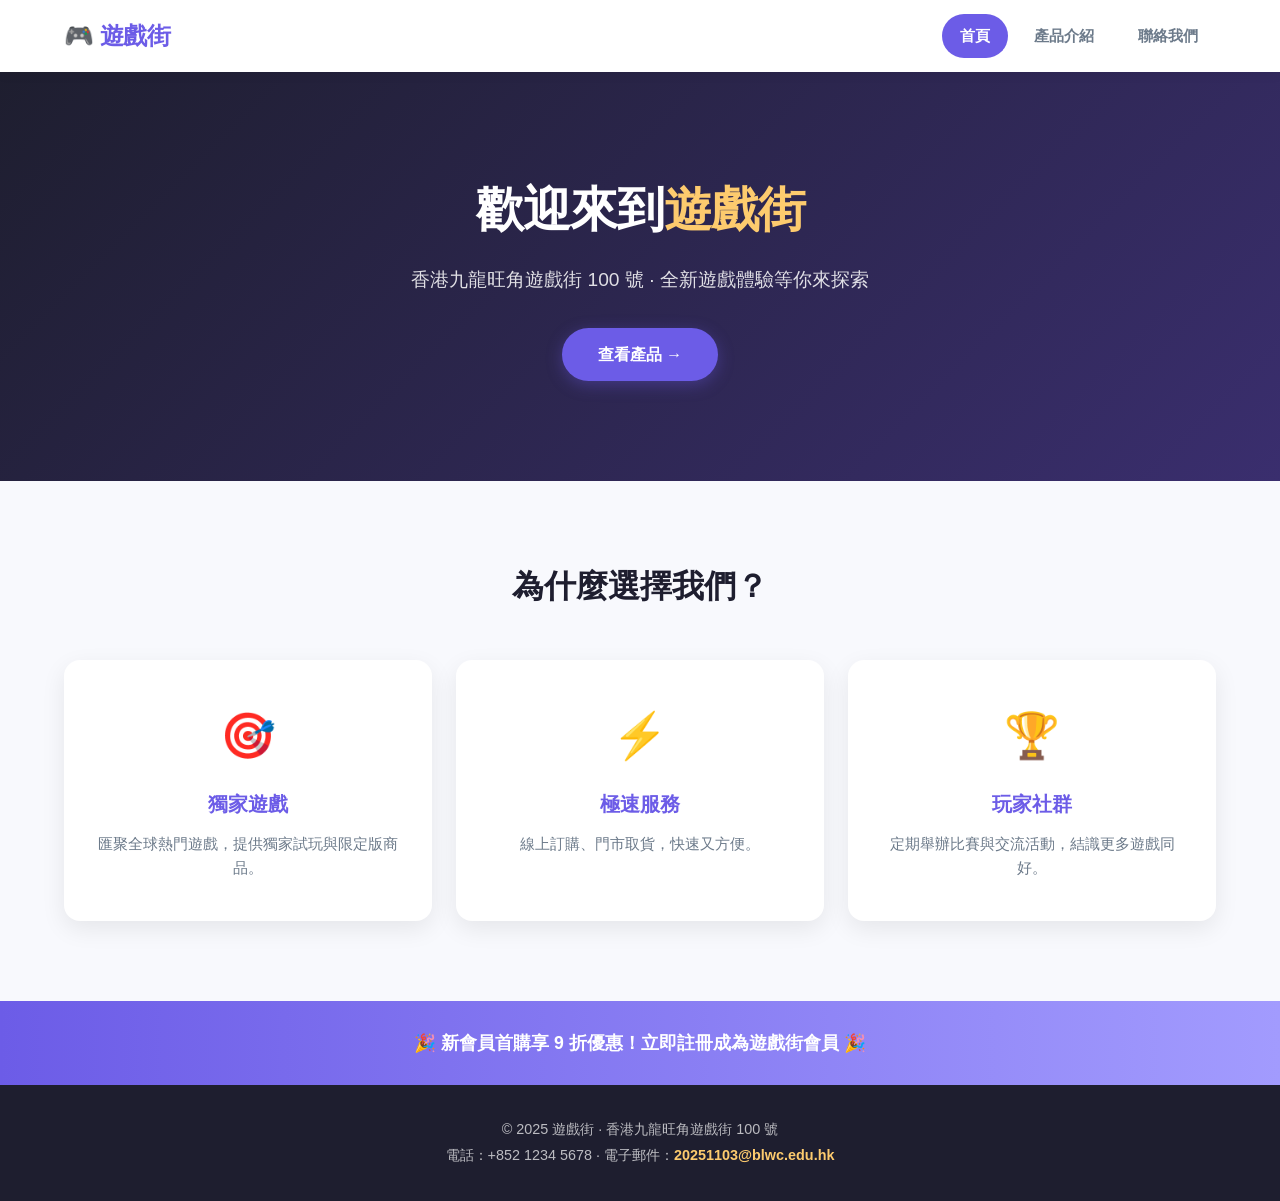
<file: index.html>
<!-- index.html -->
<!DOCTYPE html>
<html lang="zh-Hant">
<head>
  <meta charset="UTF-8">
  <meta name="viewport" content="width=device-width, initial-scale=1.0">
  <title>遊戲街 · 首頁</title>
  <link rel="stylesheet" href="style.css">
</head>
<body>
  <!-- 導覽列 -->
  <nav class="navbar">
    <div class="nav-container">
      <a href="index.html" class="nav-logo">🎮 遊戲街</a>
      <ul class="nav-menu">
        <li><a href="index.html" class="active">首頁</a></li>
        <li><a href="products.html">產品介紹</a></li>
        <li><a href="contact.html">聯絡我們</a></li>
      </ul>
    </div>
  </nav>

  <!-- 主要內容 -->
  <main>
    <!-- 英雄區塊 -->
    <section class="hero">
      <div class="hero-content">
        <h1>歡迎來到<span class="highlight">遊戲街</span></h1>
        <p>香港九龍旺角遊戲街 100 號 · 全新遊戲體驗等你來探索</p>
        <a href="products.html" class="btn-primary">查看產品 →</a>
      </div>
    </section>

    <!-- 特色區塊 -->
    <section class="features">
      <h2>為什麼選擇我們？</h2>
      <div class="features-grid">
        <div class="feature-card">
          <div class="feature-icon">🎯</div>
          <h3>獨家遊戲</h3>
          <p>匯聚全球熱門遊戲，提供獨家試玩與限定版商品。</p>
        </div>
        <div class="feature-card">
          <div class="feature-icon">⚡</div>
          <h3>極速服務</h3>
          <p>線上訂購、門市取貨，快速又方便。</p>
        </div>
        <div class="feature-card">
          <div class="feature-icon">🏆</div>
          <h3>玩家社群</h3>
          <p>定期舉辦比賽與交流活動，結識更多遊戲同好。</p>
        </div>
      </div>
    </section>

    <!-- 促銷橫幅 -->
    <section class="promo-banner">
      <p>🎉 新會員首購享 9 折優惠！立即註冊成為遊戲街會員 🎉</p>
    </section>
  </main>

  <!-- 頁尾 -->
  <footer>
    <div class="footer-container">
      <p>© 2025 遊戲街 · 香港九龍旺角遊戲街 100 號</p>
      <p>電話：+852 1234 5678 · 電子郵件：<a href="mailto:20251103@blwc.edu.hk">20251103@blwc.edu.hk</a></p>
    </div>
  </footer>

  <script src="script.js"></script>
</body>
</html>
</file>
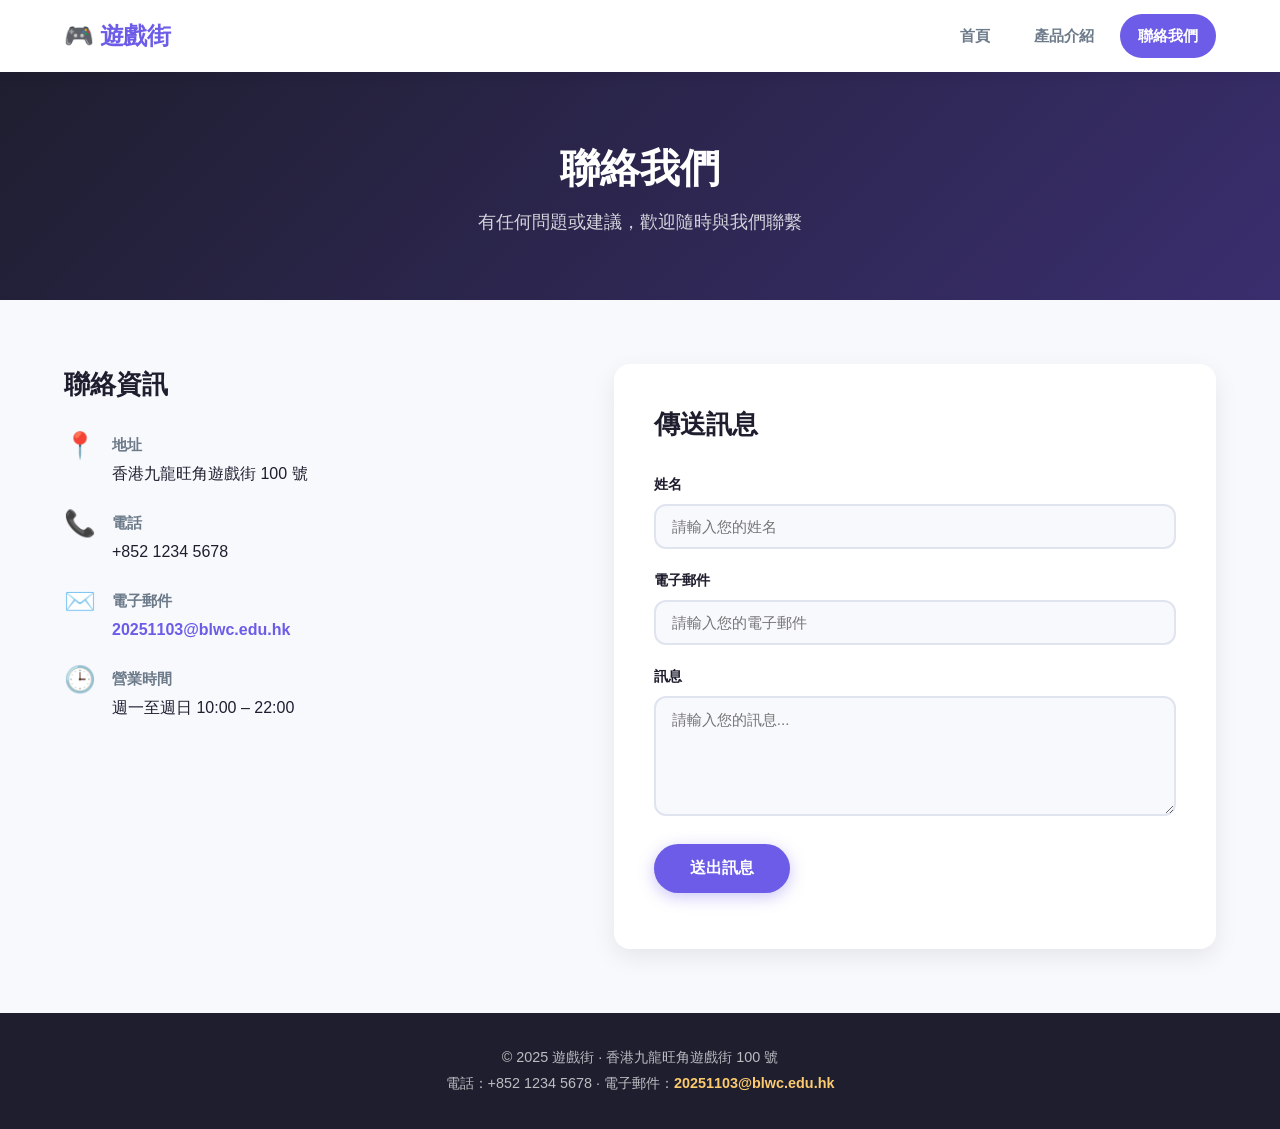
<file: contact.html>
<!-- contact.html -->
<!DOCTYPE html>
<html lang="zh-Hant">
<head>
  <meta charset="UTF-8">
  <meta name="viewport" content="width=device-width, initial-scale=1.0">
  <title>遊戲街 · 聯絡我們</title>
  <link rel="stylesheet" href="style.css">
</head>
<body>
  <!-- 導覽列 -->
  <nav class="navbar">
    <div class="nav-container">
      <a href="index.html" class="nav-logo">🎮 遊戲街</a>
      <ul class="nav-menu">
        <li><a href="index.html">首頁</a></li>
        <li><a href="products.html">產品介紹</a></li>
        <li><a href="contact.html" class="active">聯絡我們</a></li>
      </ul>
    </div>
  </nav>

  <!-- 主要內容 -->
  <main>
    <section class="page-header">
      <h1>聯絡我們</h1>
      <p>有任何問題或建議，歡迎隨時與我們聯繫</p>
    </section>

    <section class="contact-section">
      <div class="contact-grid">
        <!-- 聯絡資訊 -->
        <div class="contact-info">
          <h2>聯絡資訊</h2>
          <div class="info-item">
            <span class="info-icon">📍</span>
            <div>
              <h3>地址</h3>
              <p>香港九龍旺角遊戲街 100 號</p>
            </div>
          </div>
          <div class="info-item">
            <span class="info-icon">📞</span>
            <div>
              <h3>電話</h3>
              <p>+852 1234 5678</p>
            </div>
          </div>
          <div class="info-item">
            <span class="info-icon">✉️</span>
            <div>
              <h3>電子郵件</h3>
              <p><a href="mailto:20251103@blwc.edu.hk">20251103@blwc.edu.hk</a></p>
            </div>
          </div>
          <div class="info-item">
            <span class="info-icon">🕒</span>
            <div>
              <h3>營業時間</h3>
              <p>週一至週日 10:00 – 22:00</p>
            </div>
          </div>
        </div>

        <!-- 聯絡表單 -->
        <div class="contact-form-wrapper">
          <h2>傳送訊息</h2>
          <form id="contactForm">
            <div class="form-group">
              <label for="name">姓名</label>
              <input type="text" id="name" name="name" placeholder="請輸入您的姓名" required>
            </div>
            <div class="form-group">
              <label for="email">電子郵件</label>
              <input type="email" id="email" name="email" placeholder="請輸入您的電子郵件" required>
            </div>
            <div class="form-group">
              <label for="message">訊息</label>
              <textarea id="message" name="message" rows="5" placeholder="請輸入您的訊息..." required></textarea>
            </div>
            <button type="submit" class="btn-primary">送出訊息</button>
            <p id="formFeedback" class="form-feedback"></p>
          </form>
        </div>
      </div>
    </section>
  </main>

  <!-- 頁尾 -->
  <footer>
    <div class="footer-container">
      <p>© 2025 遊戲街 · 香港九龍旺角遊戲街 100 號</p>
      <p>電話：+852 1234 5678 · 電子郵件：<a href="mailto:20251103@blwc.edu.hk">20251103@blwc.edu.hk</a></p>
    </div>
  </footer>

  <script src="script.js"></script>
</body>
</html>
</file>
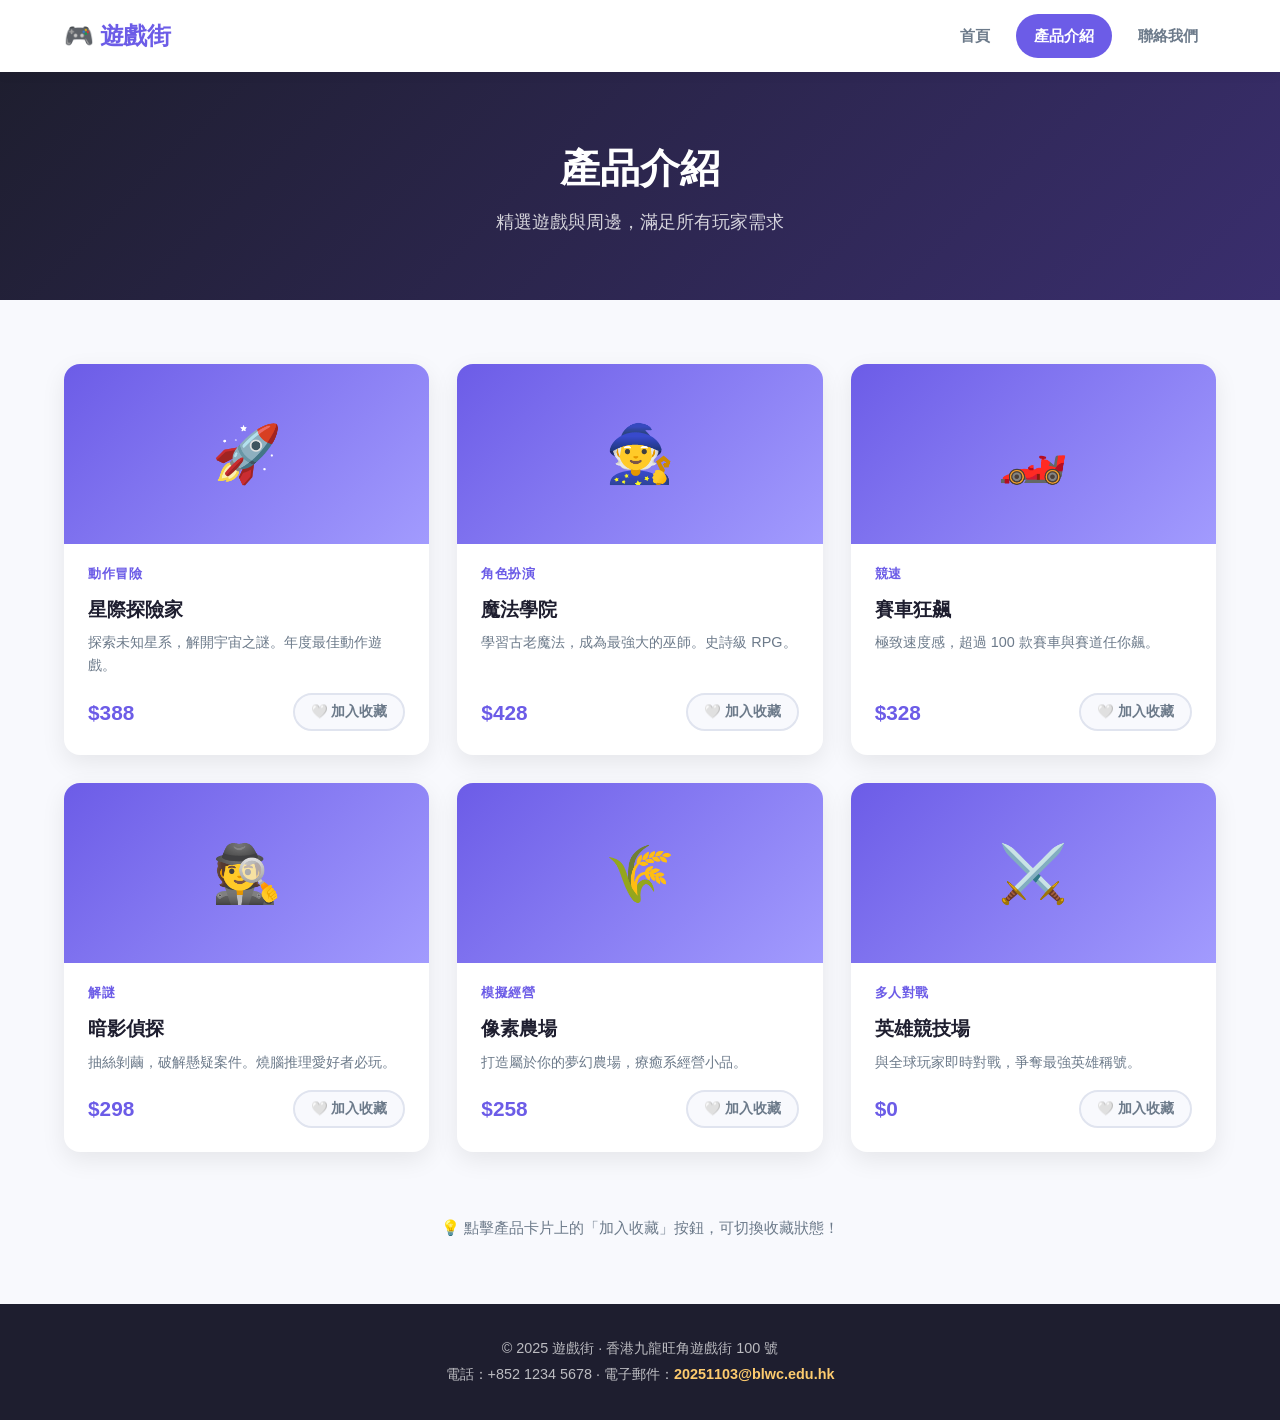
<file: deepseek_html_20261126_0451ce (3).html>
<!-- products.html -->
<!DOCTYPE html>
<html lang="zh-Hant">
<head>
  <meta charset="UTF-8">
  <meta name="viewport" content="width=device-width, initial-scale=1.0">
  <title>遊戲街 · 產品介紹</title>
  <link rel="stylesheet" href="style.css">
</head>
<body>
  <!-- 導覽列 -->
  <nav class="navbar">
    <div class="nav-container">
      <a href="index.html" class="nav-logo">🎮 遊戲街</a>
      <ul class="nav-menu">
        <li><a href="index.html">首頁</a></li>
        <li><a href="products.html" class="active">產品介紹</a></li>
        <li><a href="contact.html">聯絡我們</a></li>
      </ul>
    </div>
  </nav>

  <!-- 主要內容 -->
  <main>
    <section class="page-header">
      <h1>產品介紹</h1>
      <p>精選遊戲與周邊，滿足所有玩家需求</p>
    </section>

    <!-- 產品列表 -->
    <section class="products-section">
      <div class="product-grid" id="productGrid">
        <!-- 產品卡片由 JavaScript 動態生成，確保互動功能 -->
      </div>
    </section>

    <!-- 互動提示 -->
    <div class="interaction-hint">
      <p>💡 點擊產品卡片上的「加入收藏」按鈕，可切換收藏狀態！</p>
    </div>
  </main>

  <!-- 頁尾 -->
  <footer>
    <div class="footer-container">
      <p>© 2025 遊戲街 · 香港九龍旺角遊戲街 100 號</p>
      <p>電話：+852 1234 5678 · 電子郵件：<a href="mailto:20251103@blwc.edu.hk">20251103@blwc.edu.hk</a></p>
    </div>
  </footer>

  <script src="script.js"></script>
</body>
</html>
</file>
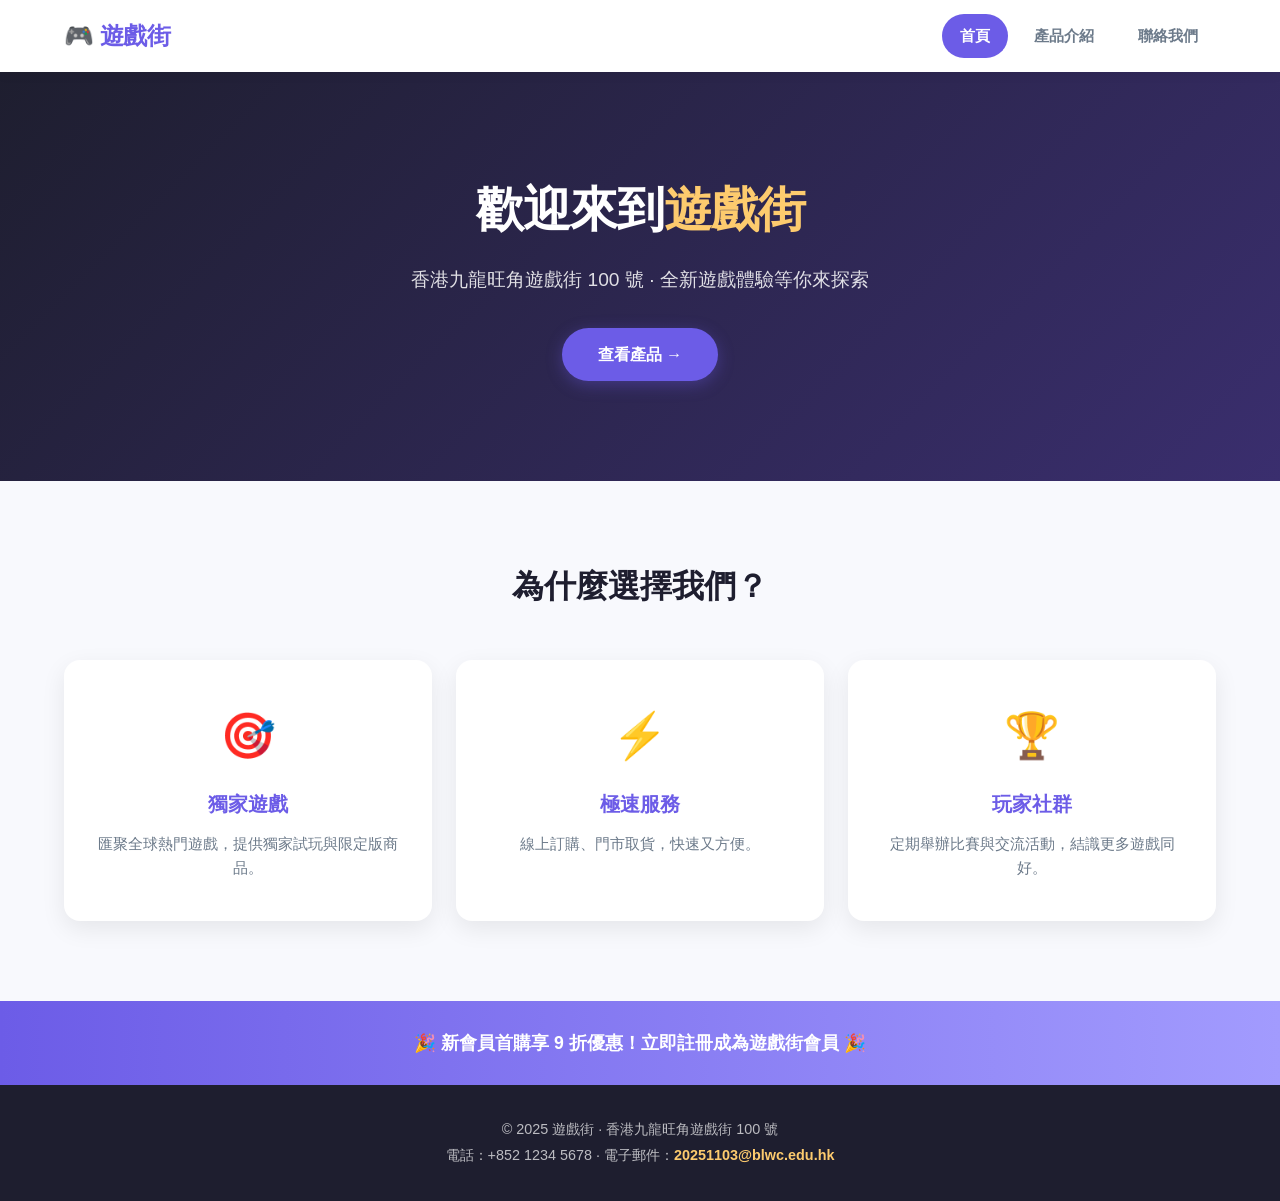
<file: deepseek_html_20261126_2817c8 (1).html>
<!-- index.html -->
<!DOCTYPE html>
<html lang="zh-Hant">
<head>
  <meta charset="UTF-8">
  <meta name="viewport" content="width=device-width, initial-scale=1.0">
  <title>遊戲街 · 首頁</title>
  <link rel="stylesheet" href="style.css">
</head>
<body>
  <!-- 導覽列 -->
  <nav class="navbar">
    <div class="nav-container">
      <a href="index.html" class="nav-logo">🎮 遊戲街</a>
      <ul class="nav-menu">
        <li><a href="index.html" class="active">首頁</a></li>
        <li><a href="products.html">產品介紹</a></li>
        <li><a href="contact.html">聯絡我們</a></li>
      </ul>
    </div>
  </nav>

  <!-- 主要內容 -->
  <main>
    <!-- 英雄區塊 -->
    <section class="hero">
      <div class="hero-content">
        <h1>歡迎來到<span class="highlight">遊戲街</span></h1>
        <p>香港九龍旺角遊戲街 100 號 · 全新遊戲體驗等你來探索</p>
        <a href="products.html" class="btn-primary">查看產品 →</a>
      </div>
    </section>

    <!-- 特色區塊 -->
    <section class="features">
      <h2>為什麼選擇我們？</h2>
      <div class="features-grid">
        <div class="feature-card">
          <div class="feature-icon">🎯</div>
          <h3>獨家遊戲</h3>
          <p>匯聚全球熱門遊戲，提供獨家試玩與限定版商品。</p>
        </div>
        <div class="feature-card">
          <div class="feature-icon">⚡</div>
          <h3>極速服務</h3>
          <p>線上訂購、門市取貨，快速又方便。</p>
        </div>
        <div class="feature-card">
          <div class="feature-icon">🏆</div>
          <h3>玩家社群</h3>
          <p>定期舉辦比賽與交流活動，結識更多遊戲同好。</p>
        </div>
      </div>
    </section>

    <!-- 促銷橫幅 -->
    <section class="promo-banner">
      <p>🎉 新會員首購享 9 折優惠！立即註冊成為遊戲街會員 🎉</p>
    </section>
  </main>

  <!-- 頁尾 -->
  <footer>
    <div class="footer-container">
      <p>© 2025 遊戲街 · 香港九龍旺角遊戲街 100 號</p>
      <p>電話：+852 1234 5678 · 電子郵件：<a href="mailto:20251103@blwc.edu.hk">20251103@blwc.edu.hk</a></p>
    </div>
  </footer>

  <script src="script.js"></script>
</body>
</html>
</file>
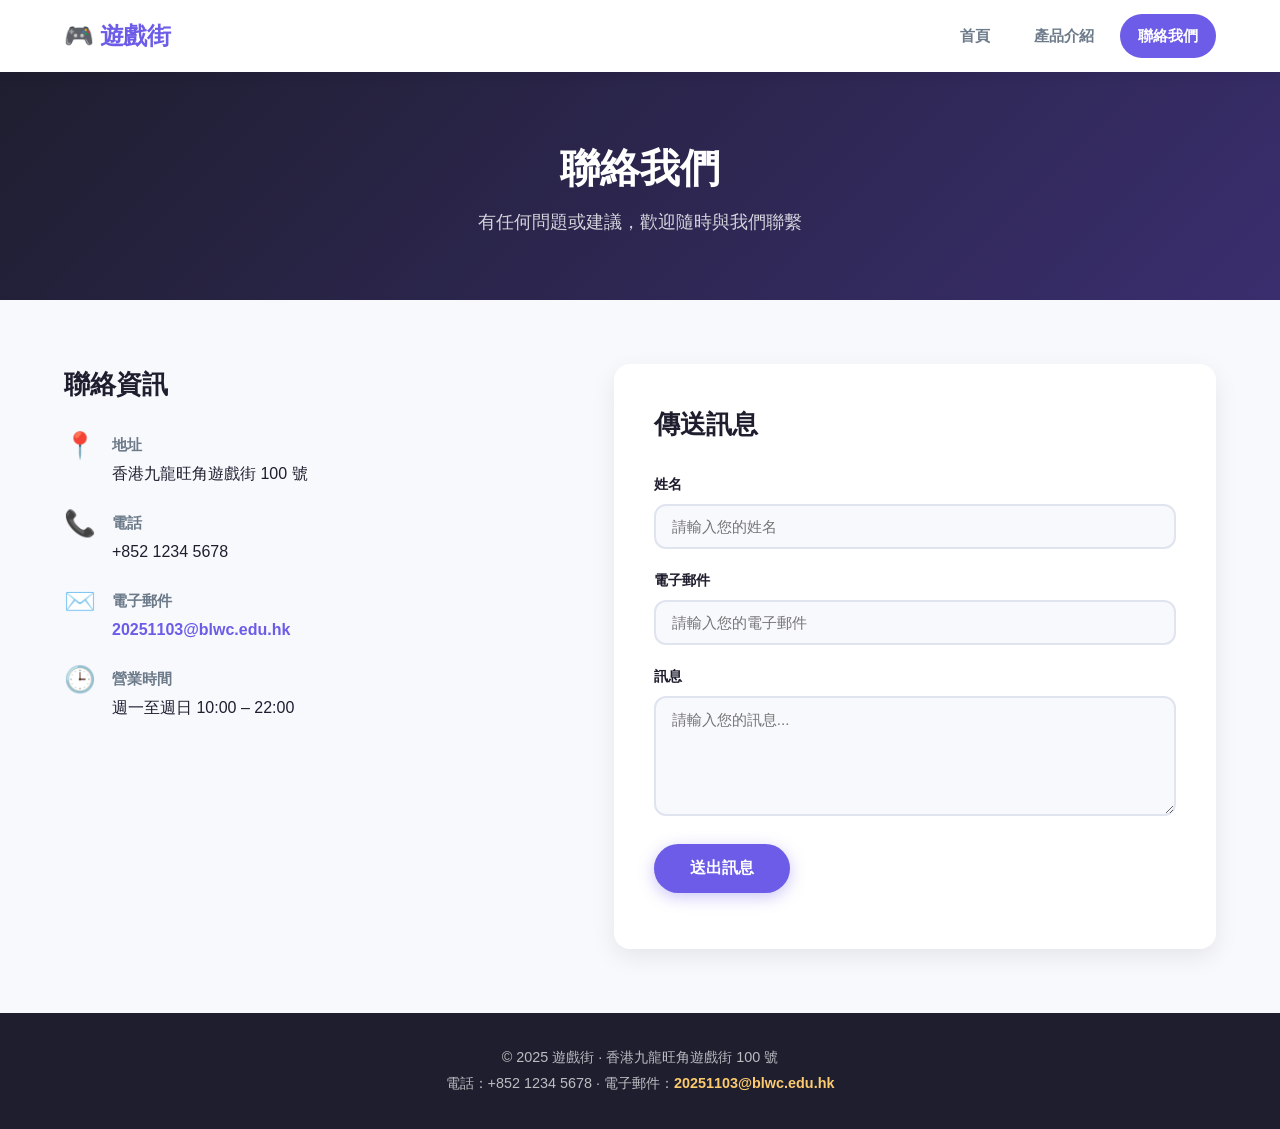
<file: deepseek_html_20261126_f6bdf0.html>
<!-- contact.html -->
<!DOCTYPE html>
<html lang="zh-Hant">
<head>
  <meta charset="UTF-8">
  <meta name="viewport" content="width=device-width, initial-scale=1.0">
  <title>遊戲街 · 聯絡我們</title>
  <link rel="stylesheet" href="style.css">
</head>
<body>
  <!-- 導覽列 -->
  <nav class="navbar">
    <div class="nav-container">
      <a href="index.html" class="nav-logo">🎮 遊戲街</a>
      <ul class="nav-menu">
        <li><a href="index.html">首頁</a></li>
        <li><a href="products.html">產品介紹</a></li>
        <li><a href="contact.html" class="active">聯絡我們</a></li>
      </ul>
    </div>
  </nav>

  <!-- 主要內容 -->
  <main>
    <section class="page-header">
      <h1>聯絡我們</h1>
      <p>有任何問題或建議，歡迎隨時與我們聯繫</p>
    </section>

    <section class="contact-section">
      <div class="contact-grid">
        <!-- 聯絡資訊 -->
        <div class="contact-info">
          <h2>聯絡資訊</h2>
          <div class="info-item">
            <span class="info-icon">📍</span>
            <div>
              <h3>地址</h3>
              <p>香港九龍旺角遊戲街 100 號</p>
            </div>
          </div>
          <div class="info-item">
            <span class="info-icon">📞</span>
            <div>
              <h3>電話</h3>
              <p>+852 1234 5678</p>
            </div>
          </div>
          <div class="info-item">
            <span class="info-icon">✉️</span>
            <div>
              <h3>電子郵件</h3>
              <p><a href="mailto:20251103@blwc.edu.hk">20251103@blwc.edu.hk</a></p>
            </div>
          </div>
          <div class="info-item">
            <span class="info-icon">🕒</span>
            <div>
              <h3>營業時間</h3>
              <p>週一至週日 10:00 – 22:00</p>
            </div>
          </div>
        </div>

        <!-- 聯絡表單 -->
        <div class="contact-form-wrapper">
          <h2>傳送訊息</h2>
          <form id="contactForm">
            <div class="form-group">
              <label for="name">姓名</label>
              <input type="text" id="name" name="name" placeholder="請輸入您的姓名" required>
            </div>
            <div class="form-group">
              <label for="email">電子郵件</label>
              <input type="email" id="email" name="email" placeholder="請輸入您的電子郵件" required>
            </div>
            <div class="form-group">
              <label for="message">訊息</label>
              <textarea id="message" name="message" rows="5" placeholder="請輸入您的訊息..." required></textarea>
            </div>
            <button type="submit" class="btn-primary">送出訊息</button>
            <p id="formFeedback" class="form-feedback"></p>
          </form>
        </div>
      </div>
    </section>
  </main>

  <!-- 頁尾 -->
  <footer>
    <div class="footer-container">
      <p>© 2025 遊戲街 · 香港九龍旺角遊戲街 100 號</p>
      <p>電話：+852 1234 5678 · 電子郵件：<a href="mailto:20251103@blwc.edu.hk">20251103@blwc.edu.hk</a></p>
    </div>
  </footer>

  <script src="script.js"></script>
</body>
</html>
</file>
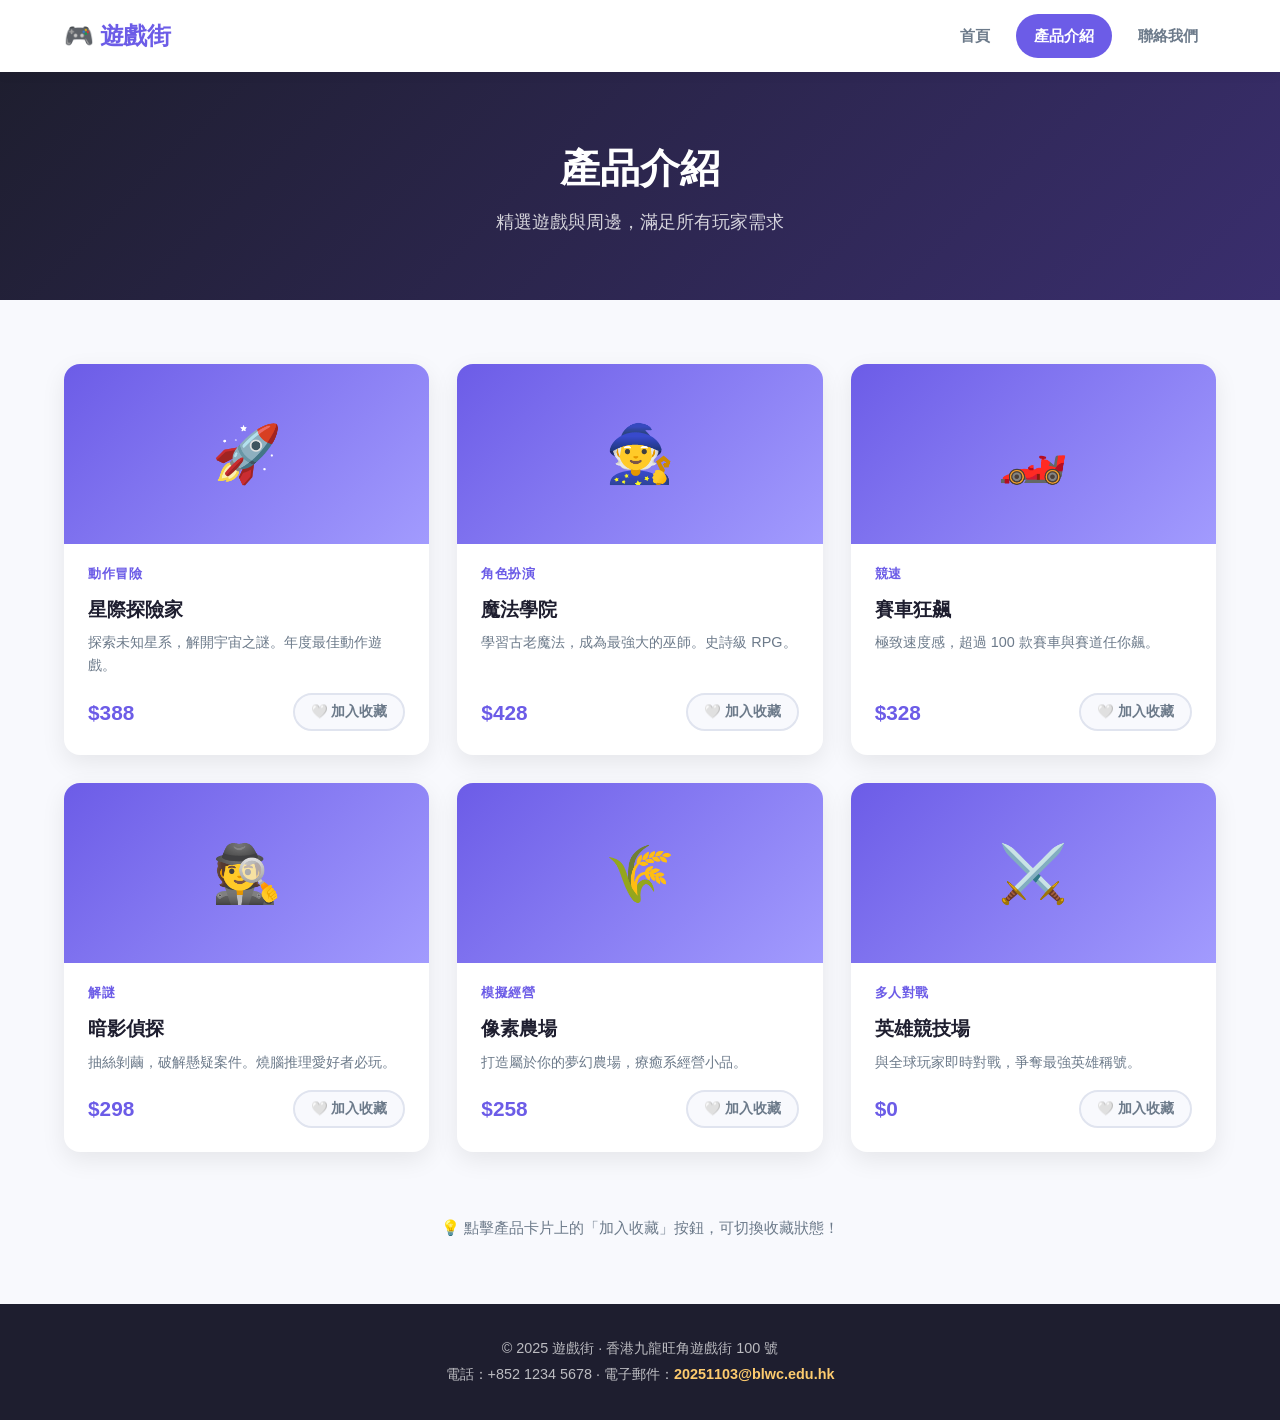
<file: products.html>
<!-- products.html -->
<!DOCTYPE html>
<html lang="zh-Hant">
<head>
  <meta charset="UTF-8">
  <meta name="viewport" content="width=device-width, initial-scale=1.0">
  <title>遊戲街 · 產品介紹</title>
  <link rel="stylesheet" href="style.css">
</head>
<body>
  <!-- 導覽列 -->
  <nav class="navbar">
    <div class="nav-container">
      <a href="index.html" class="nav-logo">🎮 遊戲街</a>
      <ul class="nav-menu">
        <li><a href="index.html">首頁</a></li>
        <li><a href="products.html" class="active">產品介紹</a></li>
        <li><a href="contact.html">聯絡我們</a></li>
      </ul>
    </div>
  </nav>

  <!-- 主要內容 -->
  <main>
    <section class="page-header">
      <h1>產品介紹</h1>
      <p>精選遊戲與周邊，滿足所有玩家需求</p>
    </section>

    <!-- 產品列表 -->
    <section class="products-section">
      <div class="product-grid" id="productGrid">
        <!-- 產品卡片由 JavaScript 動態生成，確保互動功能 -->
      </div>
    </section>

    <!-- 互動提示 -->
    <div class="interaction-hint">
      <p>💡 點擊產品卡片上的「加入收藏」按鈕，可切換收藏狀態！</p>
    </div>
  </main>

  <!-- 頁尾 -->
  <footer>
    <div class="footer-container">
      <p>© 2025 遊戲街 · 香港九龍旺角遊戲街 100 號</p>
      <p>電話：+852 1234 5678 · 電子郵件：<a href="mailto:20251103@blwc.edu.hk">20251103@blwc.edu.hk</a></p>
    </div>
  </footer>

  <script src="script.js"></script>
</body>
</html>
</file>
<file: style.css>
/* style.css */
/* 全域重置與變數 */
* {
  margin: 0;
  padding: 0;
  box-sizing: border-box;
}

:root {
  --primary: #6c5ce7;
  --primary-dark: #5a4bd1;
  --secondary: #fdcb6e;
  --dark: #1e1e2f;
  --light: #f8f9fd;
  --gray: #6c7a8a;
  --white: #ffffff;
  --shadow: 0 8px 24px rgba(0, 0, 0, 0.08);
  --radius: 16px;
  --transition: 0.25s ease;
}

body {
  font-family: 'Segoe UI', 'Microsoft JhengHei', 'PingFang TC', sans-serif;
  background-color: var(--light);
  color: var(--dark);
  line-height: 1.6;
  min-height: 100vh;
  display: flex;
  flex-direction: column;
}

main {
  flex: 1;
}

a {
  text-decoration: none;
  color: inherit;
}

img {
  max-width: 100%;
  display: block;
}

/* 導覽列 */
.navbar {
  background-color: var(--white);
  box-shadow: 0 2px 12px rgba(0, 0, 0, 0.06);
  position: sticky;
  top: 0;
  z-index: 100;
}

.nav-container {
  max-width: 1200px;
  margin: 0 auto;
  padding: 0 24px;
  display: flex;
  align-items: center;
  justify-content: space-between;
  height: 72px;
}

.nav-logo {
  font-size: 1.5rem;
  font-weight: 800;
  color: var(--primary);
  letter-spacing: -0.5px;
}

.nav-menu {
  display: flex;
  list-style: none;
  gap: 8px;
}

.nav-menu a {
  display: block;
  padding: 10px 18px;
  border-radius: 50px;
  font-weight: 600;
  font-size: 0.95rem;
  color: var(--gray);
  transition: all var(--transition);
}

.nav-menu a:hover {
  background-color: var(--light);
  color: var(--primary);
}

.nav-menu a.active {
  background-color: var(--primary);
  color: var(--white);
}

/* 英雄區塊 */
.hero {
  background: linear-gradient(135deg, #1e1e2f 0%, #3a2e6e 100%);
  color: var(--white);
  padding: 100px 24px;
  text-align: center;
}

.hero-content {
  max-width: 720px;
  margin: 0 auto;
}

.hero h1 {
  font-size: 3rem;
  font-weight: 800;
  margin-bottom: 16px;
  letter-spacing: -1px;
}

.hero .highlight {
  color: var(--secondary);
}

.hero p {
  font-size: 1.2rem;
  opacity: 0.85;
  margin-bottom: 32px;
}

.btn-primary {
  display: inline-block;
  background-color: var(--primary);
  color: var(--white);
  padding: 14px 36px;
  border-radius: 50px;
  font-weight: 700;
  font-size: 1rem;
  border: none;
  cursor: pointer;
  transition: all var(--transition);
  box-shadow: 0 4px 16px rgba(108, 92, 231, 0.35);
}

.btn-primary:hover {
  background-color: var(--primary-dark);
  transform: translateY(-2px);
  box-shadow: 0 8px 24px rgba(108, 92, 231, 0.45);
}

/* 特色區塊 */
.features {
  max-width: 1200px;
  margin: 0 auto;
  padding: 80px 24px;
}

.features h2 {
  text-align: center;
  font-size: 2rem;
  margin-bottom: 48px;
  color: var(--dark);
}

.features-grid {
  display: grid;
  grid-template-columns: repeat(auto-fit, minmax(260px, 1fr));
  gap: 24px;
}

.feature-card {
  background-color: var(--white);
  border-radius: var(--radius);
  padding: 40px 28px;
  text-align: center;
  box-shadow: var(--shadow);
  transition: transform var(--transition), box-shadow var(--transition);
}

.feature-card:hover {
  transform: translateY(-6px);
  box-shadow: 0 16px 40px rgba(0, 0, 0, 0.12);
}

.feature-icon {
  font-size: 2.8rem;
  margin-bottom: 16px;
}

.feature-card h3 {
  font-size: 1.25rem;
  margin-bottom: 12px;
  color: var(--primary);
}

.feature-card p {
  color: var(--gray);
  font-size: 0.95rem;
}

/* 促銷橫幅 */
.promo-banner {
  background: linear-gradient(90deg, var(--primary) 0%, #a29bfe 100%);
  color: var(--white);
  text-align: center;
  padding: 28px 24px;
  font-weight: 700;
  font-size: 1.1rem;
}

/* 頁面標題 */
.page-header {
  background: linear-gradient(135deg, #1e1e2f 0%, #3a2e6e 100%);
  color: var(--white);
  padding: 64px 24px;
  text-align: center;
}

.page-header h1 {
  font-size: 2.5rem;
  font-weight: 800;
  margin-bottom: 8px;
}

.page-header p {
  font-size: 1.1rem;
  opacity: 0.8;
}

/* 產品區塊 */
.products-section {
  max-width: 1200px;
  margin: 0 auto;
  padding: 64px 24px;
}

.product-grid {
  display: grid;
  grid-template-columns: repeat(auto-fill, minmax(280px, 1fr));
  gap: 28px;
}

.product-card {
  background-color: var(--white);
  border-radius: var(--radius);
  overflow: hidden;
  box-shadow: var(--shadow);
  transition: transform var(--transition), box-shadow var(--transition);
  display: flex;
  flex-direction: column;
}

.product-card:hover {
  transform: translateY(-6px);
  box-shadow: 0 16px 40px rgba(0, 0, 0, 0.12);
}

.product-image {
  height: 180px;
  background: linear-gradient(135deg, #6c5ce7, #a29bfe);
  display: flex;
  align-items: center;
  justify-content: center;
  font-size: 3.5rem;
  color: var(--white);
}

.product-info {
  padding: 20px 24px 24px;
  flex: 1;
  display: flex;
  flex-direction: column;
}

.product-info h3 {
  font-size: 1.2rem;
  margin-bottom: 6px;
  color: var(--dark);
}

.product-info .product-category {
  font-size: 0.8rem;
  color: var(--primary);
  font-weight: 600;
  text-transform: uppercase;
  letter-spacing: 0.5px;
  margin-bottom: 10px;
}

.product-info .product-desc {
  color: var(--gray);
  font-size: 0.9rem;
  margin-bottom: 16px;
  flex: 1;
}

.product-footer {
  display: flex;
  align-items: center;
  justify-content: space-between;
  gap: 12px;
}

.product-price {
  font-size: 1.3rem;
  font-weight: 800;
  color: var(--primary);
}

.btn-favorite {
  background-color: var(--light);
  border: 2px solid #e0e4ef;
  color: var(--gray);
  padding: 8px 16px;
  border-radius: 50px;
  font-size: 0.85rem;
  font-weight: 600;
  cursor: pointer;
  transition: all var(--transition);
  white-space: nowrap;
}

.btn-favorite:hover {
  border-color: var(--primary);
  color: var(--primary);
}

.btn-favorite.active {
  background-color: var(--primary);
  border-color: var(--primary);
  color: var(--white);
}

.interaction-hint {
  max-width: 1200px;
  margin: 0 auto;
  padding: 0 24px 64px;
  text-align: center;
  color: var(--gray);
  font-size: 0.95rem;
}

/* 聯絡區塊 */
.contact-section {
  max-width: 1200px;
  margin: 0 auto;
  padding: 64px 24px;
}

.contact-grid {
  display: grid;
  grid-template-columns: 1fr 1.2fr;
  gap: 48px;
  align-items: start;
}

.contact-info h2,
.contact-form-wrapper h2 {
  font-size: 1.6rem;
  margin-bottom: 28px;
  color: var(--dark);
}

.info-item {
  display: flex;
  gap: 16px;
  margin-bottom: 24px;
  align-items: flex-start;
}

.info-icon {
  font-size: 1.6rem;
  line-height: 1;
  flex-shrink: 0;
}

.info-item h3 {
  font-size: 0.95rem;
  color: var(--gray);
  font-weight: 600;
  margin-bottom: 4px;
}

.info-item p {
  font-size: 1rem;
  color: var(--dark);
  font-weight: 500;
}

.info-item a {
  color: var(--primary);
  font-weight: 600;
}

.info-item a:hover {
  text-decoration: underline;
}

/* 表單 */
.contact-form-wrapper {
  background-color: var(--white);
  border-radius: var(--radius);
  padding: 40px;
  box-shadow: var(--shadow);
}

.form-group {
  margin-bottom: 20px;
}

.form-group label {
  display: block;
  font-weight: 600;
  font-size: 0.9rem;
  margin-bottom: 8px;
  color: var(--dark);
}

.form-group input,
.form-group textarea {
  width: 100%;
  padding: 12px 16px;
  border: 2px solid #e0e4ef;
  border-radius: 12px;
  font-family: inherit;
  font-size: 0.95rem;
  transition: border-color var(--transition);
  background-color: var(--light);
}

.form-group input:focus,
.form-group textarea:focus {
  outline: none;
  border-color: var(--primary);
  background-color: var(--white);
}

.form-group textarea {
  resize: vertical;
  min-height: 120px;
}

.form-feedback {
  margin-top: 16px;
  font-weight: 600;
  font-size: 0.95rem;
}

.form-feedback.success {
  color: #00b894;
}

.form-feedback.error {
  color: #d63031;
}

/* 頁尾 */
footer {
  background-color: var(--dark);
  color: rgba(255, 255, 255, 0.7);
  padding: 32px 24px;
  margin-top: auto;
}

.footer-container {
  max-width: 1200px;
  margin: 0 auto;
  text-align: center;
  font-size: 0.9rem;
  line-height: 1.8;
}

footer a {
  color: var(--secondary);
  font-weight: 600;
}

footer a:hover {
  text-decoration: underline;
}

/* 響應式設計 */
@media (max-width: 900px) {
  .contact-grid {
    grid-template-columns: 1fr;
    gap: 40px;
  }
}

@media (max-width: 640px) {
  .hero h1 {
    font-size: 2rem;
  }
  .hero p {
    font-size: 1rem;
  }
  .hero {
    padding: 64px 20px;
  }
  .nav-container {
    padding: 0 16px;
  }
  .nav-menu a {
    padding: 8px 12px;
    font-size: 0.85rem;
  }
  .nav-logo {
    font-size: 1.2rem;
  }
  .page-header h1 {
    font-size: 1.8rem;
  }
  .contact-form-wrapper {
    padding: 24px;
  }
  .product-grid {
    grid-template-columns: 1fr;
  }
}
</file>
